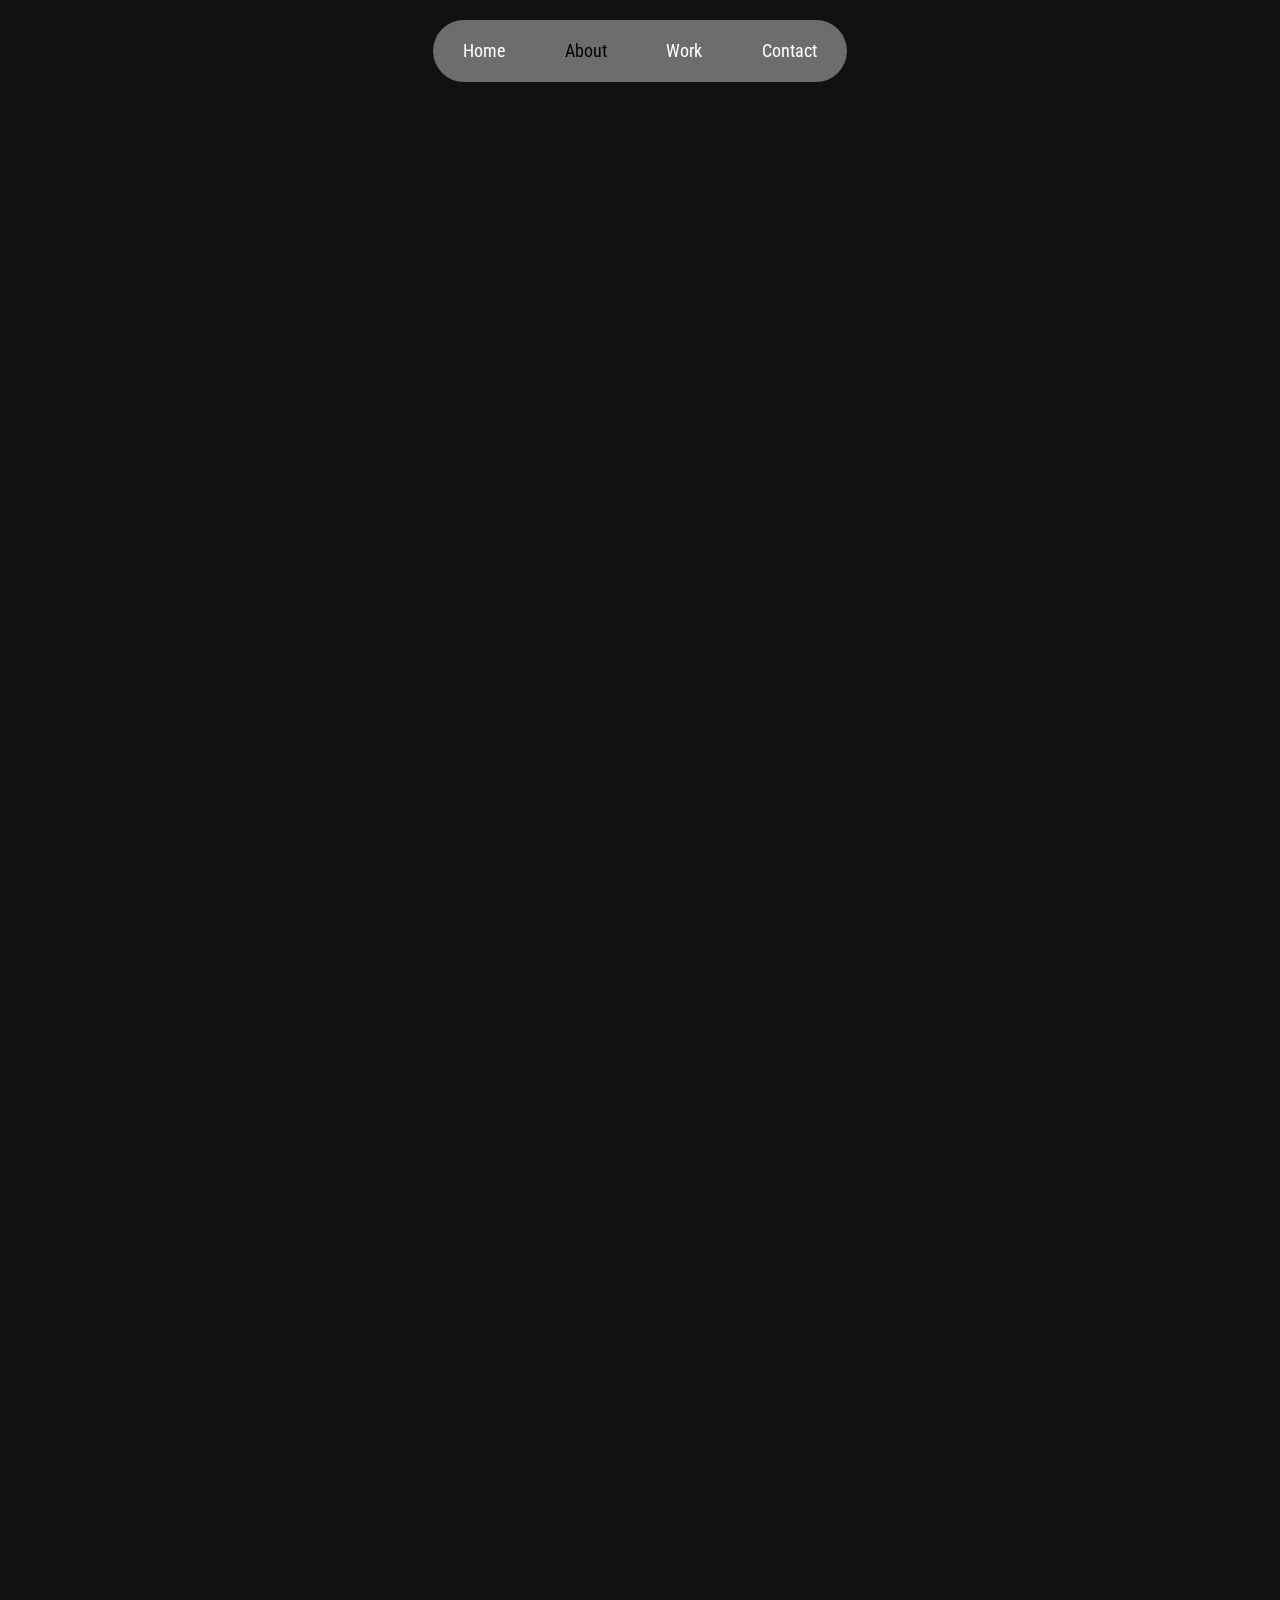
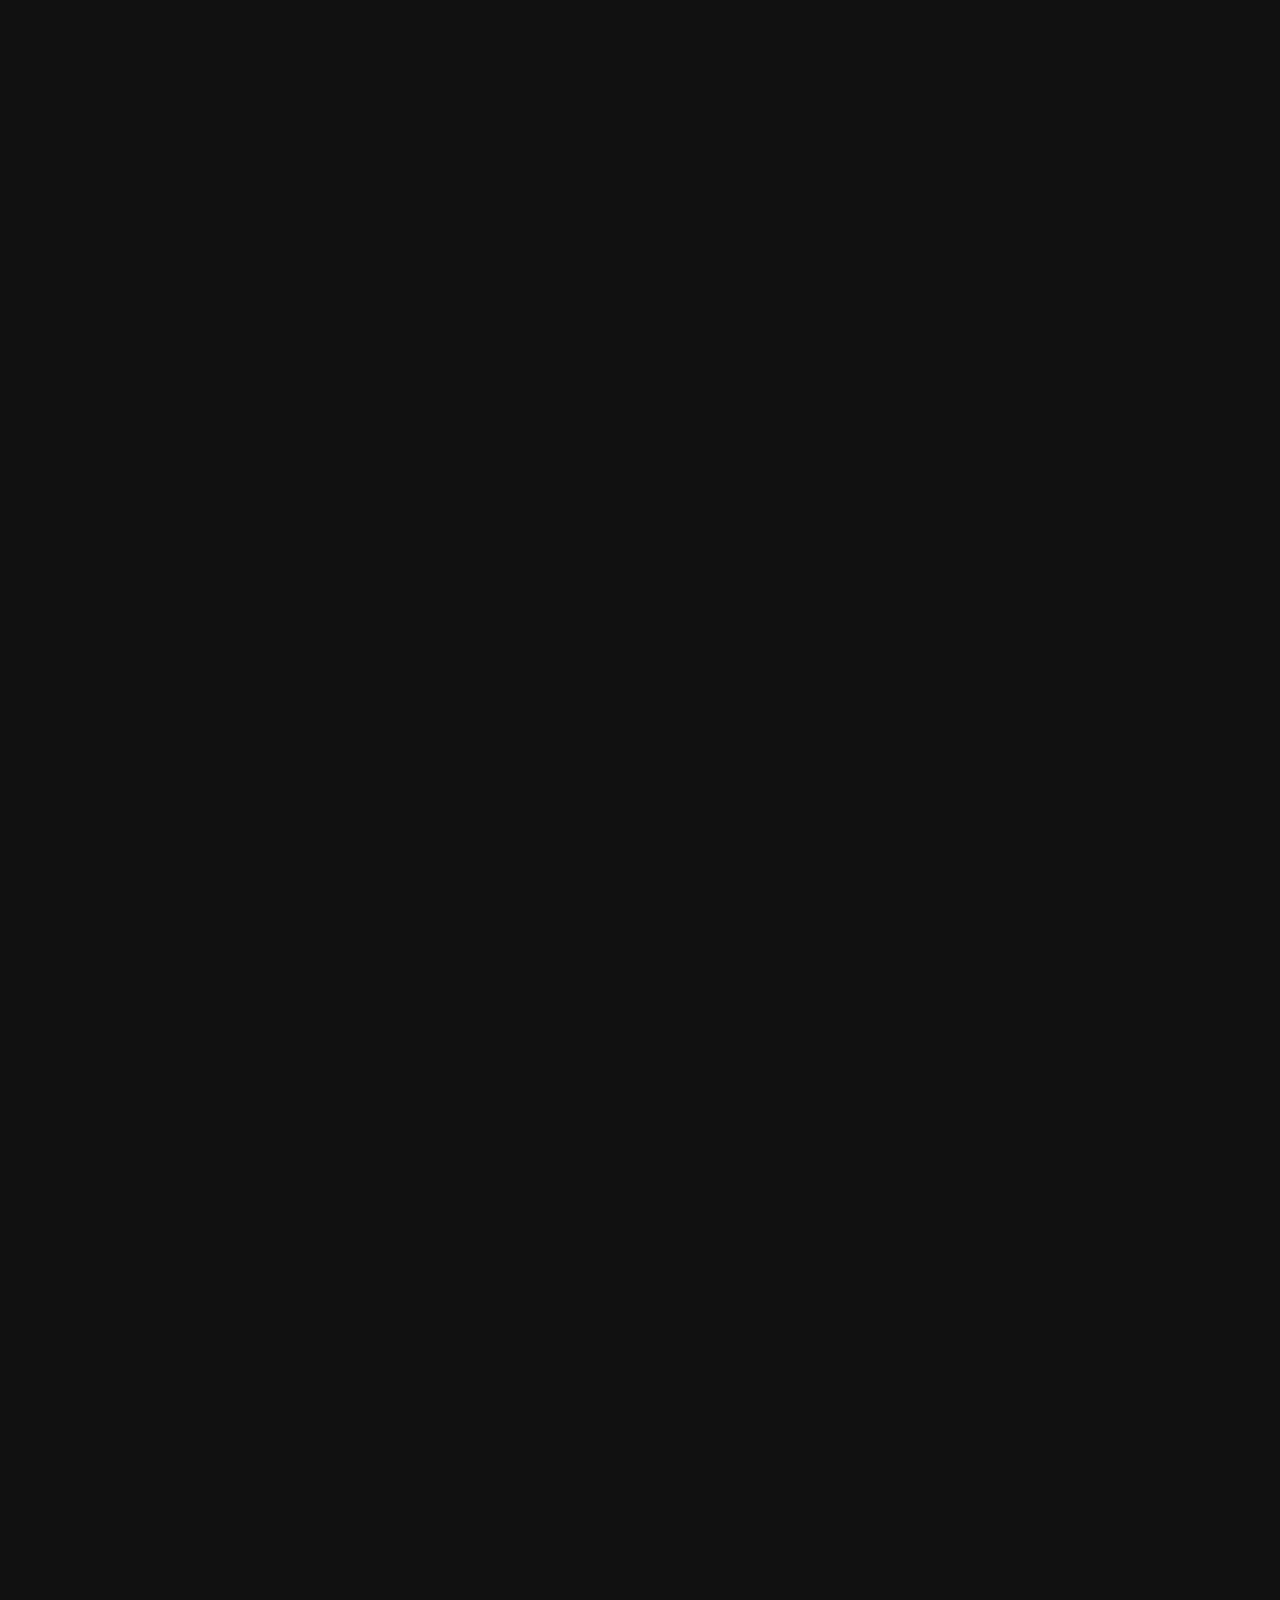
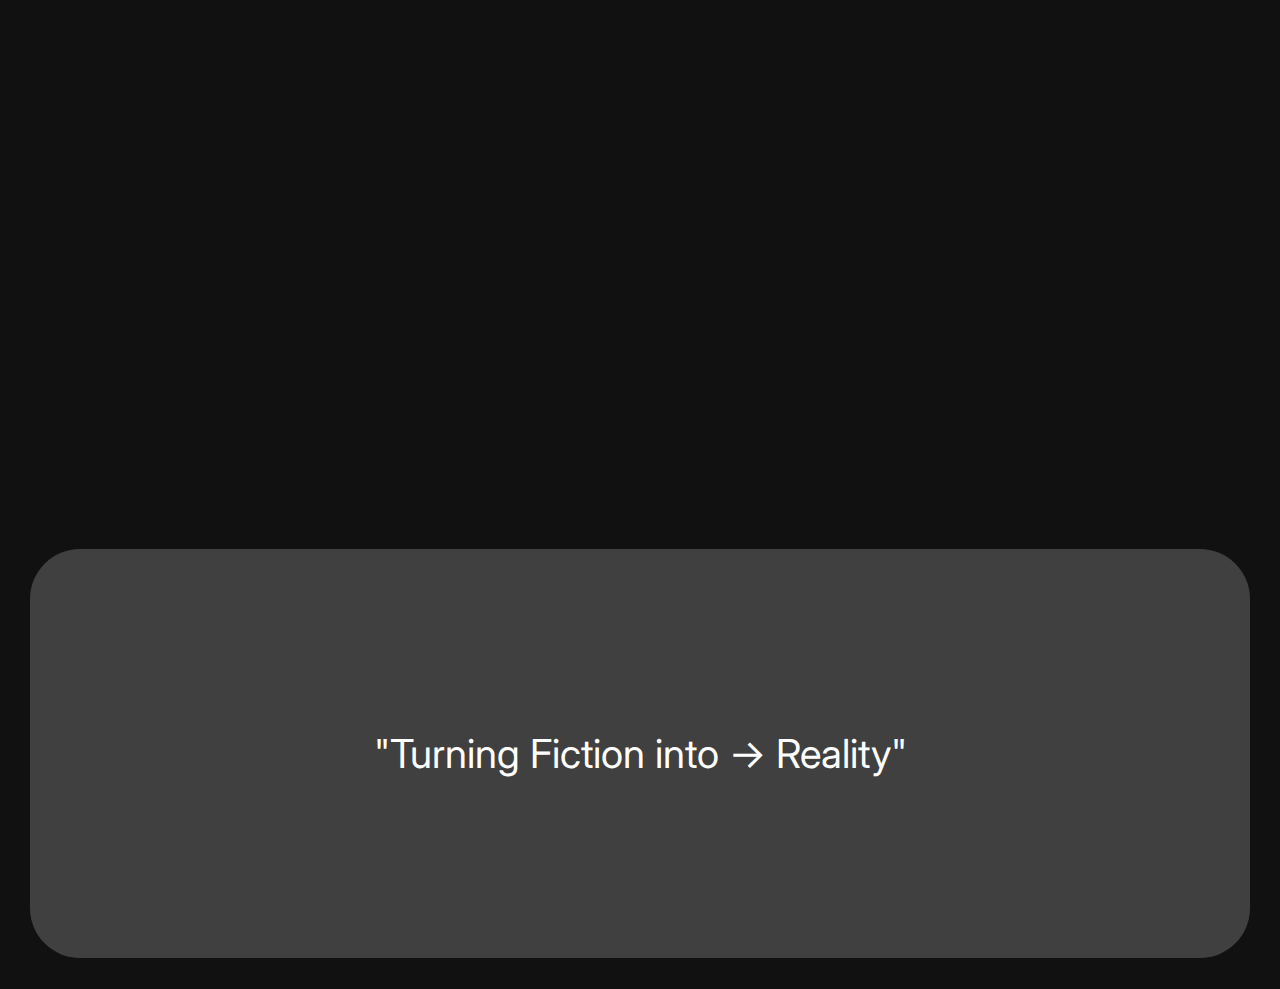
<file: about.html>
<!DOCTYPE html>
<html lang="en">

<head>
    <meta charset="UTF-8">
    <meta name="viewport" content="width=device-width, initial-scale=1.0">
    <title>Divyansh Bajpai</title>
    <link rel="stylesheet" href="styles.css">
    <link rel="stylesheet" href="about.css">
    <link rel="stylesheet" href="anim.css">
</head>

<body>
    <div class="nav">
        <div class="navbox">
            <button class="nav-item nactive " data-url="index.html">Home</button>
            <button class="nav-item active navTabFade" data-url="about.html">About</button>
            <button class="nav-item nactive" data-url="work.html">Work</button>
            <button class="nav-item nactive" data-url="contacts.html">Contact</button>
        </div>
    </div>
    <div class="container fadeIn">
        <div class="leftPane">
            <div class="list">
                <div class="listEle"><a href="#aboutMe">About Me</a></div>
                <div class="listEle"><a href="#A&A">Award and Achievements</a></div>
                <div class="listEle"><a href="#education">Education</a></div>
                <div class="listEle"><a href="#techStack">Technical Stack</a></div>
                <div class="listEle"><a href="#elsewhere">Elsewhere</a></div>
            </div>
        </div>
        <div class="rightPane">
            <img src="assets/posterPic.jpg" alt="Poster Pic" class="postPic fadeIn">
            <div id="aboutMe" class="fadeIn">
                <h1>About Me</h1>
                <div class="content">
                    Hey! I'm Divyansh, a final-year BCA student passionate about UI/UX design and digital innovation.<br><br>I
                    craft award-winning UIs and am skilled in <b>Web Development, Android Development, C++, and Java.</b>
                    Currently, I'm working on a project to revolutionize 3D computing. I balance my love for tech with a
                    minimalist lifestyle, aiming to create simple yet impactful digital experiences.<br><br>Turning Fiction into -> Reality
                </div>
            </div>
            <div id="A&A" class="fadeIn">
                <h1>Awards & Achievements</h1>
                <div class="content">
                    <div class="awards">
                        <div class="h-stretch">
                            <img src="assets/1.jpg" alt="certificate">
                        </div>
                        <div class="v-stretch">
                            <img src="assets/2.jpg" alt="certificate">
                        </div>
                        <div>
                            <img src="assets/10.jpg" alt="certificate">
                        </div>
                        <div class="big-stretch">
                            <img src="assets/4.jpg" alt="certificate">
                        </div>
                        <div class="h-stretch">
                            <img src="assets/5.jpg" alt="certificate">
                        </div>
                        <div class="v-stretch">
                            <img src="assets/6.jpg" alt="certificate">
                        </div>
                        <div>
                            <img src="assets/7.jpg" alt="certificate">
                        </div>
                        <div class="h-stretch">
                            <img src="assets/8.jpg" alt="certificate">
                        </div>
                    </div>
                </div>
            </div>
            <div id="education" class="fadeIn">
                <h1>Education</h1>
                <div class="content">
                    <h4>High School</h4>
                    <span>Subhash Public Sr. Sec. School (2019-20)</span><br>
                    <span>72%</span>
                    <h4>Intermediate</h4>
                    <span>Dayanand Dinanath Education Centre (2021-22)</span><br>
                    <span>71%</span>
                    <h4>Bachelor's of Computer Application</h4>
                    <span>PSIT College of Higher Education (2022-25)</span><br>
                    <span>8.1 CGPA</span>
                </div>
            </div>
            <div id="techStack" class="fadeIn">
                <h1>Technical Stack</h1>
                <div class="content">
                    <div class="caps">C</div>
                    <div class="caps">C++</div>
                    <div class="caps">Java</div>
                    <div class="caps">XML</div>
                    <div class="caps">HTML</div>
                    <div class="caps">CSS</div>
                </div>
            </div>
            <div id="elsewhere" class="fadeIn">
                <h1>Elsewhere</h1>
                <div class="content">
                    <div class="social">
                        <a href="https://www.linkedin.com/in/divyanshbajpai27/" target="_blank">
                            <img src="assets/linkedin.png" alt="linkedin icon" class="icon slideRight">
                        </a>
                        <a href="https://www.instagram.com/_divyansh.bajpai/" target="_blank">
                            <img src="assets/instagram.png" alt="instagram icon" class="icon slideRight">
                        </a>
                        <a href="https://github.com/divyanshbajpai27/" target="_blank">
                            <img src="assets/github.png" alt="github icon" class="icon slideRight">
                        </a>
                        <a href="https://dribbble.com/divyanshbajpai27/" target="_blank">
                            <img src="assets/dribbble.png" alt="dribbble icon" class="icon slideRight">
                        </a>
                    </div>
                </div>
            </div>
        </div>
    </div>

    <div class="card">
        "Turning Fiction into -> Reality"
    </div>
    <div class="end"></div>
    <script src="script.js"></script>
</body>

</html>
</file>
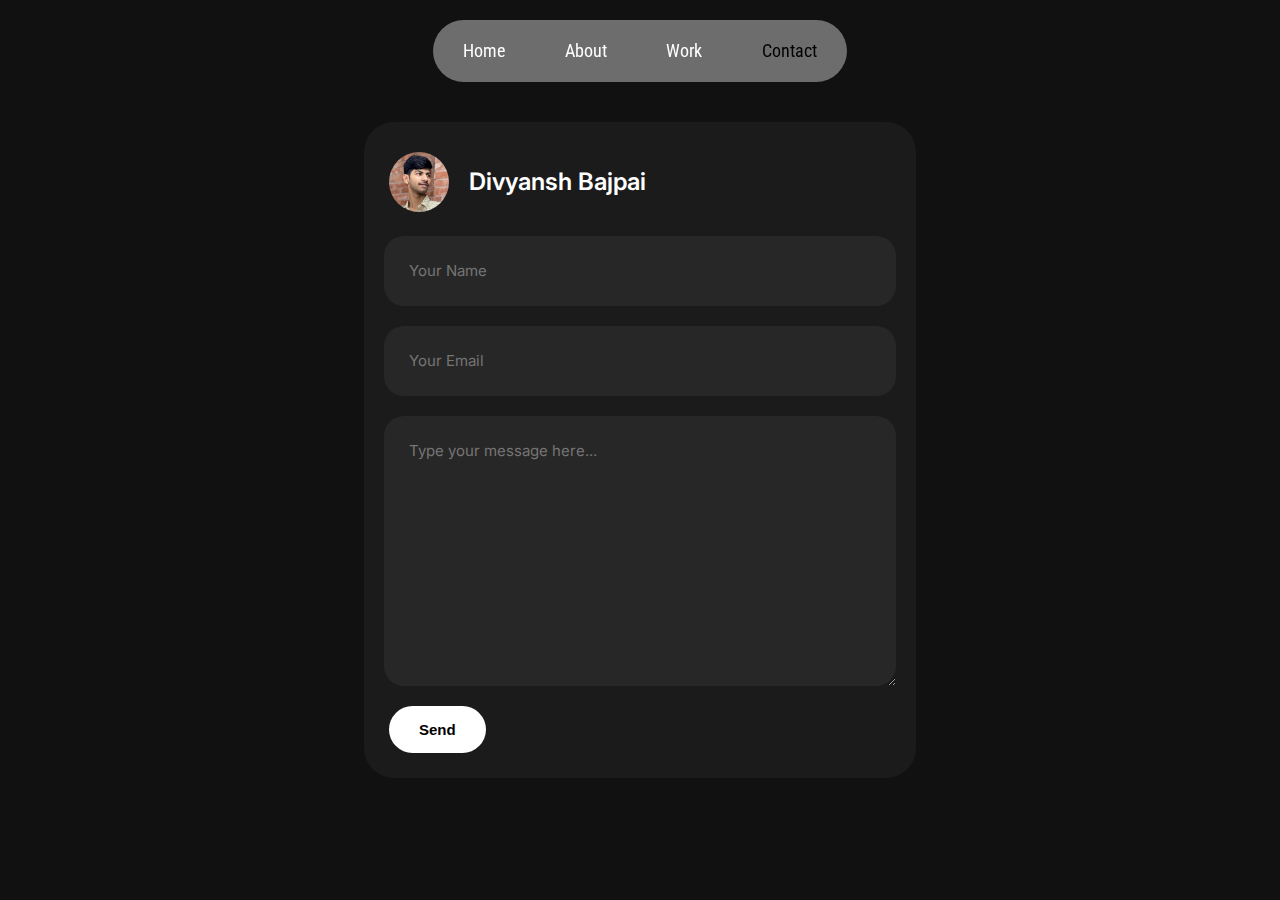
<file: contacts.html>
<!DOCTYPE html>
<html lang="en">

<head>
    <meta charset="UTF-8">
    <meta name="viewport" content="width=device-width, initial-scale=1.0">
    <title>Divyansh Bajpai</title>
    <link rel="stylesheet" href="styles.css">
    <link rel="stylesheet" href="contact.css">
    <link rel="stylesheet" href="anim.css">
</head>

<body>
    <div class="nav">
        <div class="navbox">
            <button class="nav-item nactive " data-url="index.html">Home</button>
            <button class="nav-item nactive" data-url="about.html">About</button>
            <button class="nav-item nactive" data-url="work.html">Work</button>
            <button class="nav-item active navTabFade" data-url="contacts.html">Contact</button>
        </div>
    </div>
    <div class="sec1">
        <div class="box">
            <div class="me">
                <img src="assets/SAVE_20230723_174858.jpg" alt="pfp">
                <h2>
                    Divyansh Bajpai
                </h2>
            </div>
            <textarea name="username" id="name" class="inputbox" placeholder="Your Name"></textarea>
            <textarea name="mail" id="email" class="inputbox" placeholder="Your Email"></textarea>
            <textarea name="message" id="message" class="inputbox" placeholder="Type your message here..."></textarea>
            <button class="send" type="submit" id="sendData">Send</button>
        </div>
    </div>
    <script src="contact.js"></script>
</body>

</html>
</file>
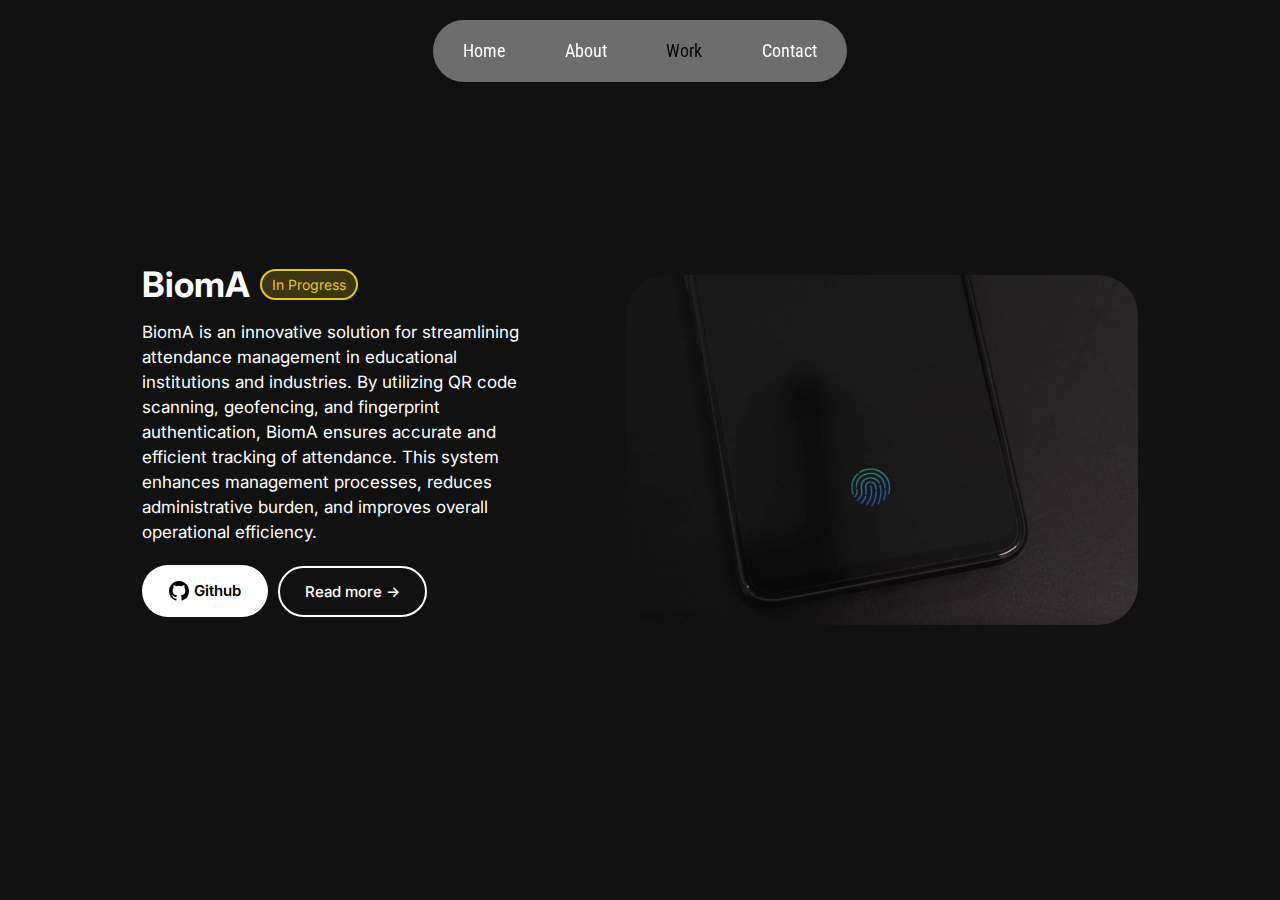
<file: work.html>
<!DOCTYPE html>
<html lang="en">

<head>
    <meta charset="UTF-8">
    <meta name="viewport" content="width=device-width, initial-scale=1.0">
    <title>Divyansh Bajpai</title>
    <link rel="stylesheet" href="styles.css">
    <link rel="stylesheet" href="work.css">
    <link rel="stylesheet" href="anim.css">
</head>

<body>
    <div class="nav">
        <div class="navbox">
            <button class="nav-item nactive " data-url="index.html">Home</button>
            <button class="nav-item nactive" data-url="about.html">About</button>
            <button class="nav-item active navTabFade" data-url="work.html">Work</button>
            <button class="nav-item nactive" data-url="contacts.html">Contact</button>
        </div>
    </div>
    <div class="container">
        <section id="sec1">
            <div class="projectContent">
                <div class="title">
                    <h2>
                        BiomA
                    </h2>
                    <div class="status-ip">
                        In Progress
                    </div>
                </div>
                <div class="description">
                    BiomA is an innovative solution for streamlining attendance management in educational institutions
                    and industries. By utilizing QR code scanning, geofencing, and fingerprint authentication, BiomA
                    ensures accurate and efficient tracking of attendance. This system enhances management processes,
                    reduces administrative burden, and improves overall operational efficiency.
                </div>
                <div class="buttons">
                    <a href="https://github.com/divyanshbajpai27/BiomA" target="_blank">
                        <button class="srcCode">
                            <img src="assets/github.svg" alt="icon">Github
                        </button>
                    </a>
                    <a href="https://divyanshbajpai27.notion.site/BiomA-56cf7e85492848948ca2e1f0cea86641"
                        target="_blank">
                        <button class="Detail">
                            Read more ->
                        </button>
                    </a>
                </div>
            </div>
            <img src="assets/BiomAPic.png" alt="Fingerprint sensor">
        </section>
        <section id="sec2">
            <img src="assets/couzone.png" alt="Fingerprint sensor">
            <div class="projectContent">
                <div class="title">
                    <h2>
                        Couzone
                    </h2>
                    <div class="status-c">
                        Completed
                    </div>
                </div>
                <div class="description">
                    I contributed to an innovative business idea called 'Couzone,' a platform for buying and selling
                    coupons. It addresses the problem of unused coupons by enabling users to sell them at a lower price.
                    I provided technical support, conducted market research, and identified a gap in user-friendly
                    interfaces among competitors like Zingoy. I designed a superior, intuitive <b
                        style="color: rgb(255, 204, 95);">interface and user flow.</b>
                    Our team of 5-6 members focused on market survival and developing robust revenue models. We won 3rd
                    prize in a business plan competition, with judges praising my presentation as awesome.
                </div>
                <div class="buttons">
                    <a href="https://www.figma.com/board/JgEpBTh3BuNxmKNA9vy3Gc/Couzone--User-Flow?node-id=0-1&t=OfsJDBqhgSTqFv2w-1"
                        target="_blank">
                        <button class="srcCode">
                            <img src="assets/figma.png" alt="icon">Figma
                        </button>
                    </a>
                    <a href="https://divyanshbajpai27.notion.site/Couzone-e040e047d83a48ff831fb7df8e20e458"
                        target="_blank">
                        <button class="Detail">
                            Read more ->
                        </button>
                    </a>
                </div>
            </div>
        </section>
        <section id="sec3">
            <div class="projectContent">
                <div class="title">
                    <h2>
                        Gamlove
                    </h2>
                    <div class="status-c">
                        Completed
                    </div>
                </div>
                <div class="description">
                    I developed a website to provide access to older Minecraft Pocket Edition versions via MediaFire,
                    showcasing my skills in <b
                    style="color: rgb(195, 0, 255);">Bootstrap</b> and responsive design. The site also features a selection of games
                    I recommend. This project demonstrates my ability to create user-friendly, intuitive web
                    applications, enhancing the browsing experience for gaming enthusiasts.
                </div>
                <div class="buttons">
                    <a href="https://github.com/divyanshbajpai27/Gamlove" target="_blank">
                        <button class="srcCode">
                            <img src="assets/github.svg" alt="icon">Github
                        </button>
                    </a>
                    <a href="https://divyanshbajpai27.github.io/Gamlove/" target="_blank">
                        <button class="Detail">
                            Visit ->
                        </button>
                    </a>
                </div>
            </div>
            <img src="assets/gamlove.png" alt="Fingerprint sensor">
        </section>
        <section id="sec4">
            <img src="assets/barbeit.png" alt="Fingerprint sensor">
            <div class="projectContent">
                <div class="title">
                    <h2>
                        Barbeit
                    </h2>
                    <div class="status-c">
                        Completed
                    </div>
                </div>
                <div class="description">
                    Introducing "BarbeIt," an innovative solution to streamline barber appointments and eliminate
                    waiting times. While the app isn't developed yet, our market research identified key competitors
                    like Booksy. I led the technical support, designed a <b
                    style="color: rgb(255, 204, 95);">high-fidelity UI</b> for the Android app, and
                    created multiple logo variations. Our five-member team focused on market viability and revenue
                    models, securing 2nd runner-up in the business plan competition.
                </div>
                <div class="buttons">
                    <a href="https://www.figma.com/design/etDcc78tY5HyocancJUrfL/App-Flow-Design?node-id=0-1&t=0IIZsCwG3Ac649Ar-1"
                        target="_blank">
                        <button class="srcCode">
                            <img src="assets/figma.png" alt="icon">Figma
                        </button>
                    </a>
                    <a href="#" target="_blank">
                        <button class="Detail">
                            Read more ->
                        </button>
                    </a>
                </div>
            </div>
        </section>
        <!-- <section id="sec5">
            <div class="projectContent">
                <h2>
                    DBdemy
                </h2>
                <div class="description">
                    Lorem ipsum dolor sit amet consectetur adipisicing elit. Quidem id, fuga doloremque molestiae
                    similique excepturi optio est minima neque. At maiores illo rerum laudantium veritatis vitae,
                    aliquam saepe voluptates nihil molestias quis explicabo qui excepturi repellat nam vel voluptatibus
                    eveniet ab? Illo veritatis eum at adipisci velit alias, aspernatur ipsum iusto corporis?
                </div>
                <button class="srcCode">
                    <img src="assets/github.svg" alt="icon">Github
                </button>
                <button class="Detail">
                    Read more ->
                </button>
            </div>
            <img src="assets/DBdemy.png" alt="Fingerprint sensor">
        </section> -->
        <section id="sec6">
            <a href="#" target="_blank">
                <button class="Detail">
                    Random UI designs ->
                </button>
            </a>
        </section>
    </div>
    <script src="script.js"></script>
</body>

</html>
</file>
<file: styles.css>
@import url('https://fonts.googleapis.com/css2?family=Caprasimo&family=Poppins&family=Roboto+Condensed&display=swap');
@import url('https://fonts.googleapis.com/css2?family=Inter:wght@100..900&display=swap');

* {
    padding: 0;
    margin: 0;
}

body {
    background: rgb(17, 17, 17);
    display: flex;
    flex-direction: column;
    height: 100vh;
    align-items: center;
    margin: 0;
}

.nav {
    width: fit-content;
    margin: 20px auto;
    position: fixed;
    background-color: rgba(248, 248, 248, 0.4);
    backdrop-filter: blur(10px);
    border-radius: 3em;
    z-index: 1000;
}

.navbox {
    display: inline-flex;
    flex-direction: row;
}

.navbox .nav-item {
    list-style-type: none;
    margin: 0.5em;
    font-size: 1.1em;
    color: white;
    padding: 0.7em 1.2em;
    border-radius: 3em;
    border: none;
    background-color: #00000000;
    font-family: 'Roboto Condensed', sans-serif;
}

.navbox .active {
    color: black;
    transition: all 0.3s ease-in-out;
}

.navbox .nactive:hover {
    background-color: rgba(248, 248, 248, 0.4);
}
</file>
<file: about.css>
@import url('https://fonts.googleapis.com/css2?family=Caprasimo&family=Poppins&family=Roboto+Condensed&display=swap');
@import url('https://fonts.googleapis.com/css2?family=Inter:wght@100..900&display=swap');

* {
    padding: 0;
    margin: 0;
}

html{
    scroll-behavior: smooth;
}

.container{
    width: 1300px;
    margin: 133px auto 50px auto;
    /* background-color: brown; */
}

.leftPane{
    width: 300px;
    position: sticky;
    top: 163px;
    height: fit-content;
    display: inline-block;
    /* background-color: aqua; */
}

.list{
    list-style-type: none;
    margin: 30px auto;
    width: fit-content;
}

.listEle{
    padding: 10px;
}

.leftPane a{
    color: white;
    text-decoration: none;
    font-family: 'Inter', sans-serif;
    font-size: 1.1rem;
    font-weight: 400;
}

.rightPane{
    width: 900px;
    float: right;
    /* background-color: blueviolet; */
}

.postPic{
    width: 100%;
    border-radius: 40px;
    margin-bottom: 50px;
}

.rightPane h1{
    color: white;
    font-family: 'Inter', sans-serif;
    margin: 0 30px;
    padding-top: 100px;
}

.content{
    color: white;
    font-family: 'Inter', sans-serif;
    font-size: 1.1rem;
    margin: 20px 30px;
    line-height: 29px;
    font-weight: 300;
}

.content h4{
    margin-top: 15px;
    margin-left: 10px;
}

.content span{
    color: rgb(117, 117, 117);
    margin-left: 20px;
}

.awards{
    display: grid;
    grid-gap: 10px;
    grid-template-columns: repeat(auto-fit, minmax(250px,1fr));
    grid-auto-rows: 250px;
    grid-auto-flow: dense;
}

.v-stretch{
    grid-row: span 2;
}

.h-stretch{
    grid-column: span 2;
}

.big-stretch{
    grid-row: span 2;
    grid-column: span 3;
}

.awards div img{
    width: 100%;
    height: 100%;
    object-fit: cover;
    border-radius: 20px;
}

.caps{
    font-weight: 500;
    display: inline;
    padding: 5px 10px;
    margin: 0 5px;
    border: 2px solid;
    border-radius: 50px;
}

.caps:nth-child(1){
    border-color: rgb(0, 174, 255);
    color: rgb(0, 174, 255);
}
.caps:nth-child(2){
    border-color: rgb(212, 0, 255);
    color: rgb(212, 0, 255);
}
.caps:nth-child(3){
    border-color: orange;
    color: orange;
}
.caps:nth-child(4){
    border-color: greenyellow;
    color: greenyellow;
}
.caps:nth-child(5){
    border-color: rgb(255, 81, 0);
    color: rgb(255, 81, 0);
}
.caps:nth-child(6){
    border-color: rgb(0, 162, 255);
    color: rgb(0, 162, 255);
}

.social a{
    text-decoration: none;
}

.social img{
    width: 30px;
    margin: 0 10px;
}

.card{
    display: flex;
    flex-direction: column;
    justify-content: center;
    align-items: center;
    padding: 20vh 0;
    width: calc(100vw - 60px);
    margin-bottom: 30px;
    border-radius: 50px;
    color: white;
    font-family: 'Inter', sans-serif;
    font-size: 40px;
    background-color: rgba(255, 255, 255, 0.2);
}
.end{
    width: 100%;
    border-bottom: 1px solid rgba(0, 0, 0, 0);
}
</file>
<file: anim.css>
.navTabFade{
    animation: navTabFade 0.5s ease-out forwards;
}

@keyframes navTabFade {
    0% {
        background-color: rgba(248, 248, 248, 0.4);
    }

    100% {
        background-color: white;
    }
}

.fadeIn{
    opacity: 0;
    animation: fadeIn 1s forwards;
}

.fadeIn:nth-child(1){
    animation-delay: 0.1s;
}

.fadeIn:nth-child(2){
    animation-delay: 0.3s;
}

.fadeIn:nth-child(3){
    animation-delay: 0.5s;
}

.fadeIn:nth-child(4){
    animation-delay: 0.7s;
}

.fadeIn:nth-child(5){
    animation-delay: 0.9s;
}

.fadeIn:nth-child(6){
    animation-delay: 1.1s;
}

.fadeIn:nth-child(7){
    animation-delay: 1.3s;
}

.fadeIn:nth-child(8){
    animation-delay: 1.5s;
}

@keyframes fadeIn {
    0%{
        opacity: 0;
    }
    100%{
        opacity: 1; 
    }
}

.social a{
    opacity: 0;
    transform: translateX(-20px);
    animation: slideRight 1s ease-out forwards;
}

.social a:nth-child(1){
    animation-delay: 0.1s;
}

.social a:nth-child(2){
    animation-delay: 0.3s;
}

.social a:nth-child(3){
    animation-delay: 0.5s;
}

.social a:nth-child(4){
    animation-delay: 0.7s;
}

@keyframes slideRight {
    0%{
        opacity: 0;
    }
    100%{
        opacity: 1;
        transform: translateX(20px);
    }
}

.rotFadeR{
    opacity: 0;
    transform: rotate(20deg);
    animation: rotFadeR 2s ease-out forwards;
}

@keyframes rotFadeR {
    0%{
        opacity: 0;
    }
    50%{
        opacity: 0.3;
    }
    100%{
        opacity: 1;
        transform: rotate(-20deg);
    }
}

.rotFadeL{
    opacity: 0;
    transform: rotate(-20deg);
    animation: rotFadeL 2s ease-out forwards;
}

@keyframes rotFadeL {
    0%{
        opacity: 0;
    }
    50%{
        opacity: 0.3;
    }
    100%{
        opacity: 1;
        transform: rotate(20deg);
    }
}
</file>
<file: contact.css>
@import url('https://fonts.googleapis.com/css2?family=Caprasimo&family=Poppins&family=Roboto+Condensed&display=swap');
@import url('https://fonts.googleapis.com/css2?family=Inter:wght@100..900&display=swap');

.sec1{
    width: 100vw;
    height: 100vh;
    display: flex;
    justify-content: center;
    align-items: center;
}
.box{
    background-color: rgb(27, 27, 27);
    color: white;
    font-family: 'Inter', sans-serif;
    border-radius: 30px;
    display: flex;
    flex-direction: column;
    justify-content: center;
}

.me{
    display: flex;
    /* justify-content: center; */
    align-items: center;
    width: 100%;
    margin: 25px 0 0 25px;
}

.me img{
    width: 60px;
    height: 60px;
    border-radius: 30px;
}

h2{
    font-weight: 600;
    padding: 20px;
}

.inputbox{
    background-color: rgb(39, 39, 39);
    border: none;
    border-radius: 20px;
    box-sizing: border-box;
    font-size: 15px;
    padding: 25px;
    color: white;
    position: relative;
    animation: slidedown 0.1s ease-out forwards;
}

#name{
    width: calc(100% -40px);
    height: 70px;
    resize: none;
    margin: 20px;
}

#email{
    width: calc(100% -40px);
    height: 70px;
    resize: none;
    margin: 0 20px 20px 20px;
}

#message{
    width: 40vw;
    height: 30vh;
    resize: both;
    margin: 0 20px 20px 20px;
}

.inputbox::placeholder{
    font-family: 'Inter',sans-serif;
}

.inputbox:focus {
    outline: none;
    box-shadow: 0 0 15px rgba(0, 0, 0, 0.3);
    position: relative;
    animation: slideup 0.1s ease-out forwards;
}

@keyframes slideup{
    0%{
        bottom: 0;
    }
    100%{
        bottom: 3px;
    }
}

@keyframes slidedown{
    0%{
        bottom: 3px;
    }
    100%{
        bottom: 0;
    }
}

.send{
    background-color: white;
    color: black;
    border: none;
    padding: 15px 30px;
    font-size: 15px;
    font-weight: 600;
    width: fit-content;
    border-radius: 100px;
    margin: 0 0 25px 25px;
    cursor: pointer;
}

.formy{
    display: flex;
    flex-direction: column;
}
</file>
<file: work.css>
@import url('https://fonts.googleapis.com/css2?family=Caprasimo&family=Poppins&family=Roboto+Condensed&display=swap');
@import url('https://fonts.googleapis.com/css2?family=Inter:wght@100..900&display=swap');

*{
    box-sizing: border-box;
    font-family: 'Inter', sans-serif;
}

.container{
    scroll-snap-type: y mandatory;
    overflow-y: scroll;
    height: 100vh;
    width: 100vw;
}

section{
    height: 100vh;
    display: flex;
    justify-content: center;
    align-items: center;
    color: white;
    gap: 100px;
    scroll-snap-align: start;
}

section img{
    border-radius: 40px;
    width: 40vw;
}

.title{
    display: flex;
    align-items: center;
    margin-bottom: 15px;
}

h2{
    font-size: 35px;
    display: inline-block;
}

.projectContent{
    width: 30vw;
}

.description{
    font-size: 17px;
    line-height: 25px;
}

.buttons{
    display: flex;
    width: fit-content;
    align-items: center;
    justify-content: center;
}

.srcCode{
    background-color: white;
    color: black;
    border: 2px solid rgba(255, 255, 255, 0);
    font-size: 15px;
    font-weight: 600;
    padding: 14px 25px;
    border-radius: 80px;
    margin: 20px 0px;
    display: inline-flex;
    justify-content: center;
    cursor: pointer;
}

.srcCode img{
    width: 20px;
    margin-right: 5px;
    border-radius: 0;
}

.Detail{
    background-color: rgba(0, 0, 0, 0);
    color: white;
    border: none;
    font-size: 15px;
    font-weight: 500;
    padding: 14px 25px;
    border-radius: 80px;
    border: 2px solid white;
    margin: 20px 10px;
    display: inline-flex;
    justify-content: center;
    cursor: pointer;
}

a{
    text-decoration: none;
}

.status-ip{
    display: inline;
    color: rgb(231, 200, 22);
    font-size: 14px;
    padding: 5px 10px;
    margin-left: 10px;
    background-color: rgba(231, 200, 22, 0.2);
    border: 2px solid rgb(231, 200, 22);
    border-radius: 50px;
}

.status-c{
    display: inline;
    color: rgb(22, 231, 39);
    font-size: 14px;
    padding: 5px 10px;
    margin-left: 10px;
    background-color: rgba(22, 231, 39, 0.2);
    border: 2px solid rgb(22, 231, 39);
    border-radius: 50px;
}
</file>
